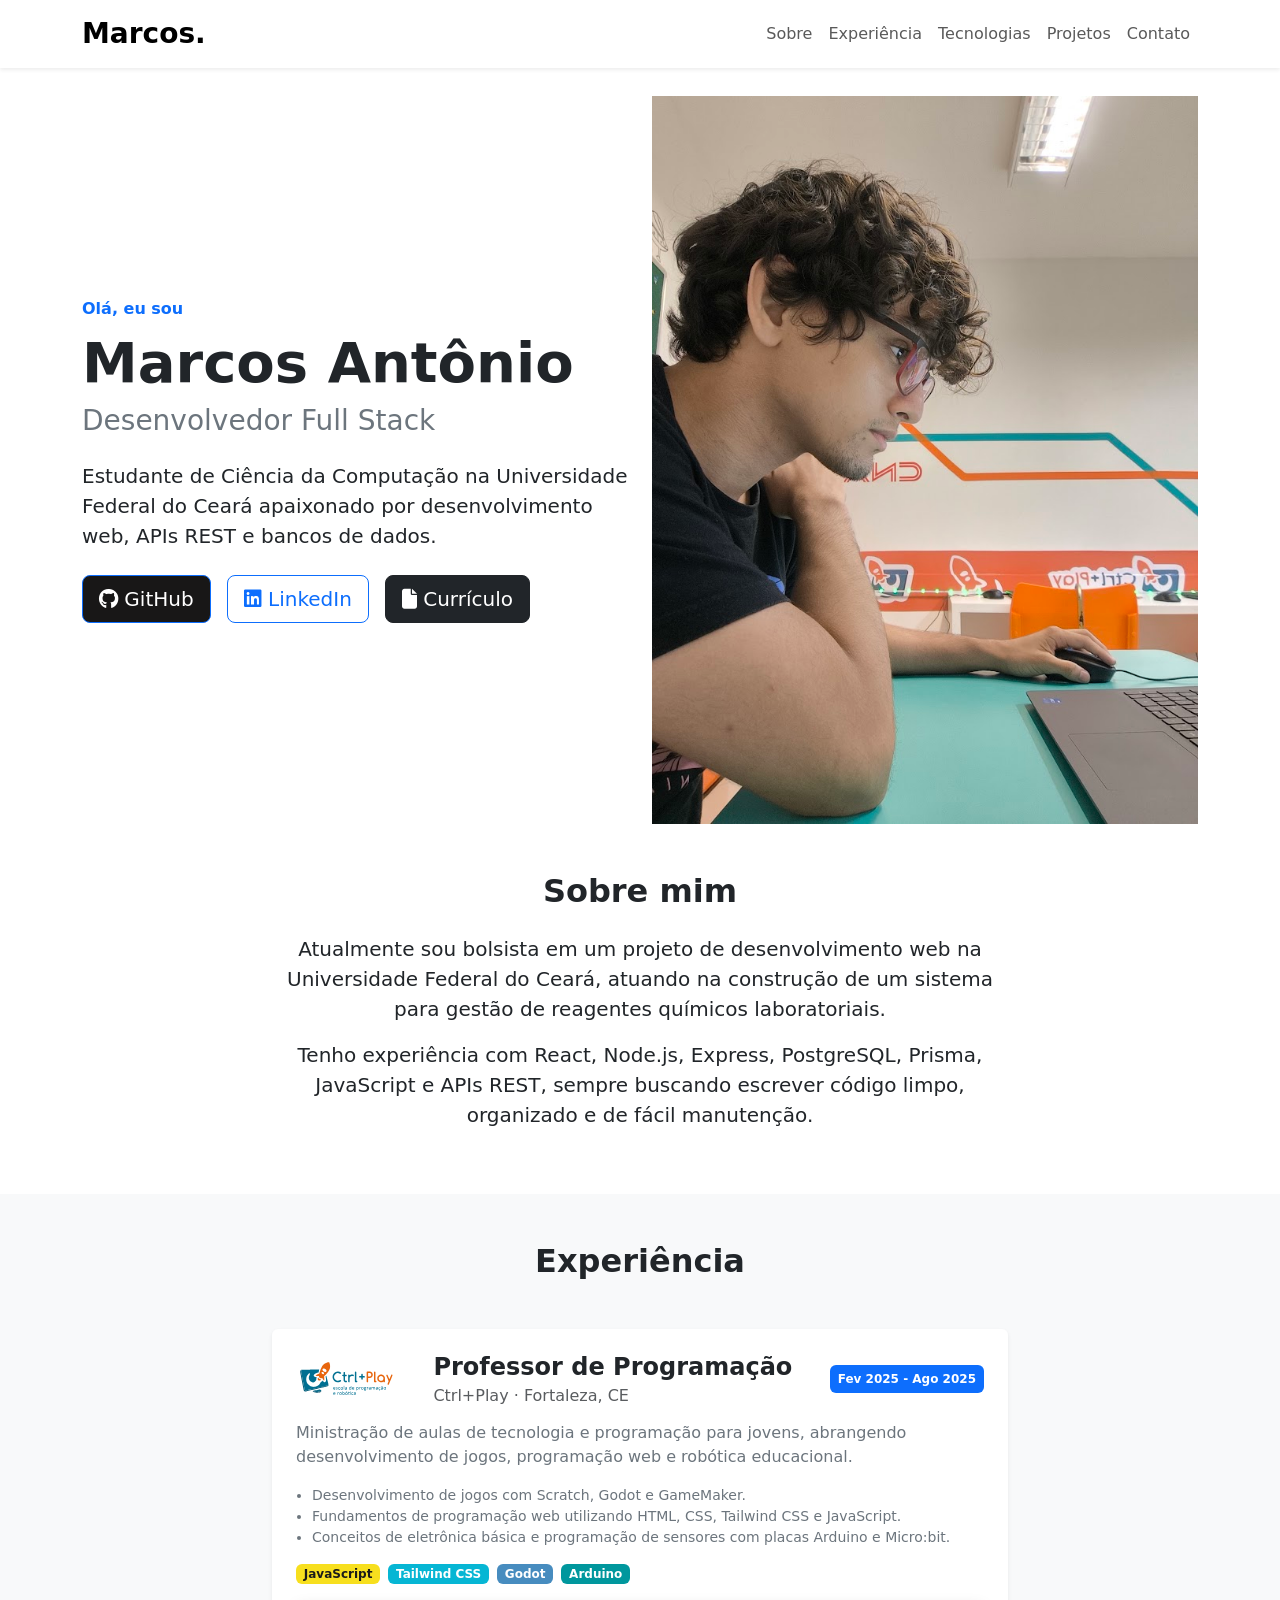
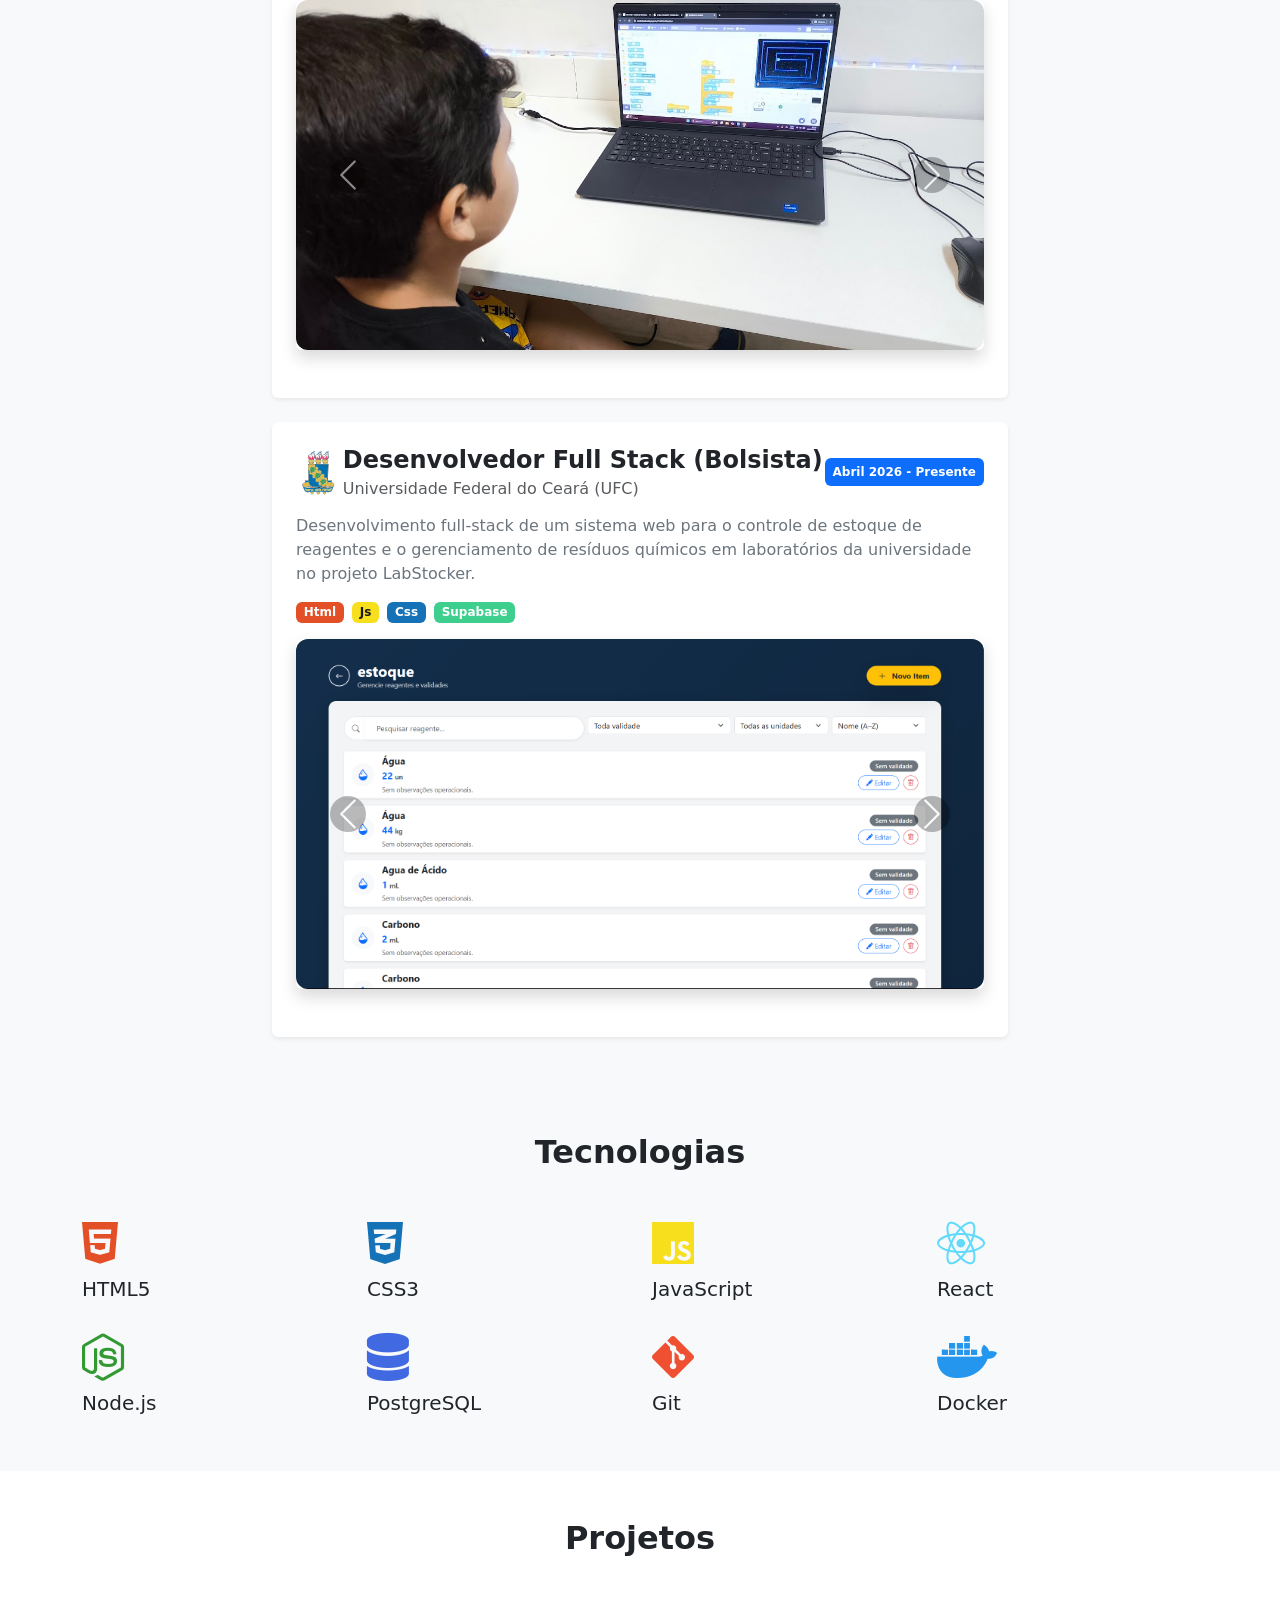
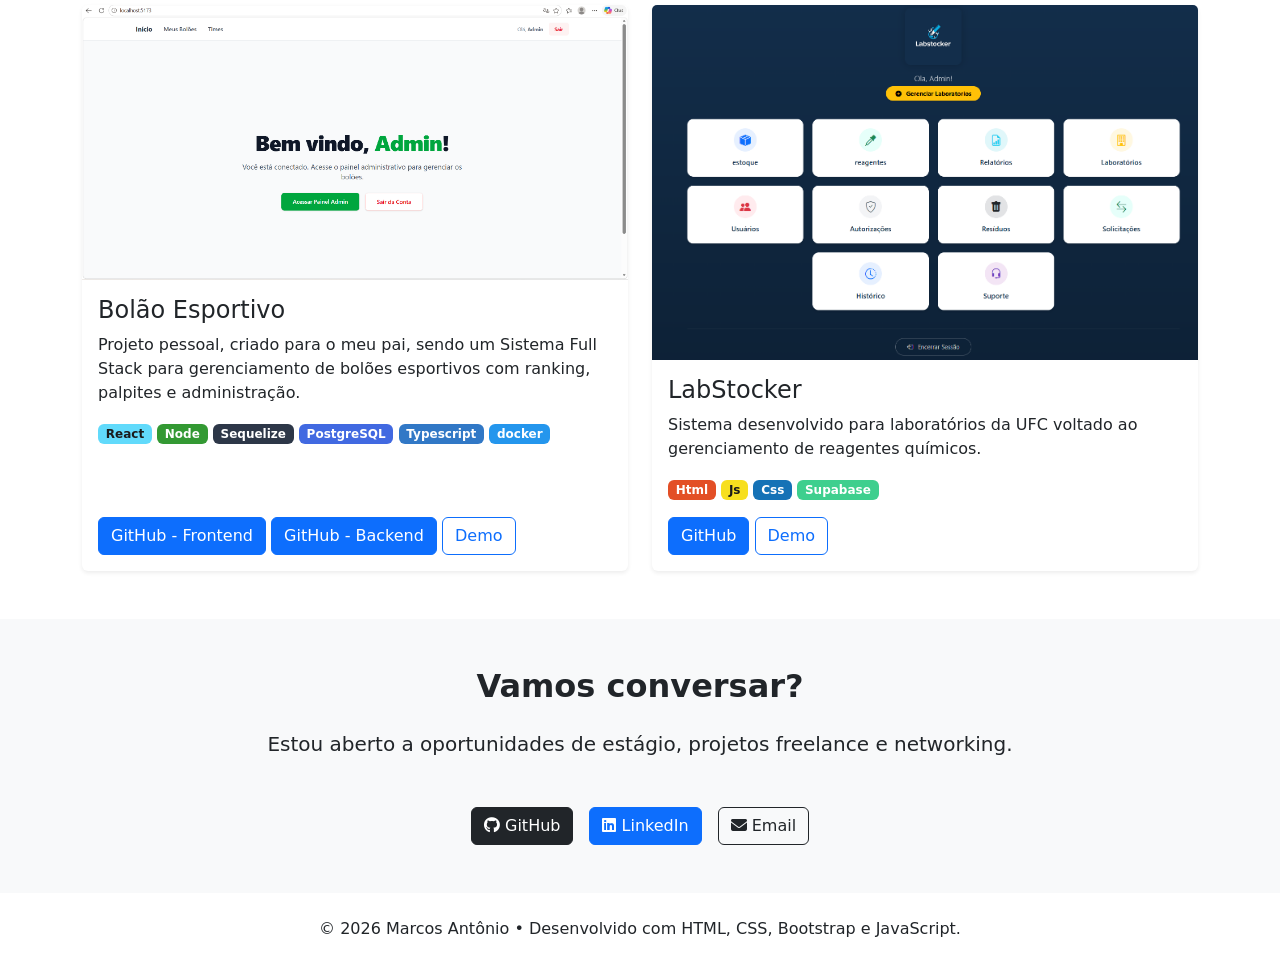
<file: index.html>
<!DOCTYPE html>
<html lang="pt-BR">

<head>

    <meta charset="UTF-8">
    <meta name="viewport" content="width=device-width, initial-scale=1.0">

    <title>Marcos Antônio | Desenvolvedor Full Stack</title>

    <meta name="description"
        content="Portfólio de Marcos Antônio, Desenvolvedor Full Stack e estudante de Ciência da Computação pela UFC.">

    <!-- Google Fonts -->
    <link rel="preconnect" href="https://fonts.googleapis.com">
    <link rel="preconnect" href="https://fonts.gstatic.com" crossorigin>

    <link href="https://fonts.googleapis.com/css2?family=Poppins:wght@300;400;500;600;700&display=swap"
        rel="stylesheet">

    <!-- Bootstrap -->
    <link href="https://cdn.jsdelivr.net/npm/bootstrap@5.3.7/dist/css/bootstrap.min.css" rel="stylesheet">

    <!-- Font Awesome -->
    <link rel="stylesheet"
        href="https://cdnjs.cloudflare.com/ajax/libs/font-awesome/6.7.2/css/all.min.css">

    <!-- CSS -->
    <link rel="stylesheet" href="style.css">

</head>

<body>

    <!-- Divs containers onde os arquivos HTML serão injetados -->
    <div id="navbar-container"></div>
    <div id="hero-container"></div>
    <div id="sobre-container"></div>
    <div id="experiencia-container"></div>
    <div id="tecnologias-container"></div>
    <div id="projetos-container"></div>
    <div id="contato-container"></div>
    <div id="footer-container"></div>

    <!-- Bootstrap JS Bundle -->
    <script src="https://cdn.jsdelivr.net/npm/bootstrap@5.3.7/dist/js/bootstrap.bundle.min.js"></script>

    <!-- Carregar as configs -->
    <script src="config.js"></script>
    
    <!-- Script para carregar as seções -->
    <script src="script.js"></script>
    
</body>

</html>
</file>
<file: style.css>
:root {
    --react-color: #61dafb;
    --node-color: #339933;
    --sequelize-color: #2d3748;
    --postgres-color: #4169e1;
    --docker-color: #2496ed;
    --express-color: #000000;
    --java-color: #5382a1;
    --github-color: #181717;
    --html-color: #e34f26;
    --css-color: #1572b6;
    --js-color: #f7df1e;
    --git-color: #f05032;
    --supabase-color: #3ecf8e;
    --typescript-color: #3178c6;
    --tailwind-color: #06b6d4;
    --godot-color: #478cbf;
    --arduino-color: #00979d;
}

.bg-react { background-color: var(--react-color); color: #1a1a1a; }
.bg-node { background-color: var(--node-color); color: #ffffff; }
.bg-sequelize { background-color: var(--sequelize-color); color: #ffffff; }
.bg-postgres { background-color: var(--postgres-color); color: #ffffff; }
.bg-docker { background-color: var(--docker-color); color: #ffffff; }
.bg-express { background-color: var(--express-color); color: #ffffff; }
.bg-java { background-color: var(--java-color); color: #ffffff; }
.bg-github { background-color: var(--github-color); color: #ffffff; }
.bg-html { background-color: var(--html-color); color: #ffffff; }
.bg-css { background-color: var(--css-color); color: #ffffff; }
.bg-js { background-color: var(--js-color); color: #1a1a1a; }
.bg-supabase { background-color: var(--supabase-color); color: #ffffff; }
.bg-typescript { background-color: var(--typescript-color); color: #ffffff; }
.bg-tailwind { background-color: var(--tailwind-color); color: #ffffff; }
.bg-godot { background-color: var(--godot-color); color: #ffffff; }
.bg-arduino { background-color: var(--arduino-color); color: #ffffff;}

.tech-card .fa-html5 { color: var(--html-color); }
.tech-card .fa-css3-alt { color: var(--css-color); }
.tech-card .fa-js { color: var(--js-color); }
.tech-card .fa-react { color: var(--react-color); }
.tech-card .fa-node-js { color: var(--node-color); }
.tech-card .fa-database { color: var(--postgres-color); }
.tech-card .fa-git-alt { color: var(--git-color); }
.tech-card .fa-docker { color: var(--docker-color); }

.tech-card i {
    transition: transform 0.3s ease, color 0.3s ease;
}

.tech-card:hover i {
    transform: scale(1.15);
}

.tech-card i {
    font-size: 3rem; 
    margin-bottom: 10px; 
    display: inline-block;
}

.carousel-item img {
    height: 350px;
    object-fit: cover;
    border-radius: 12px;
}

/* Carrosel */
.carousel-control-prev-icon,
.carousel-control-next-icon {
    background-color: rgba(0, 0, 0, .55);
    border-radius: 50%;
    padding: 18px;
}
</file>
